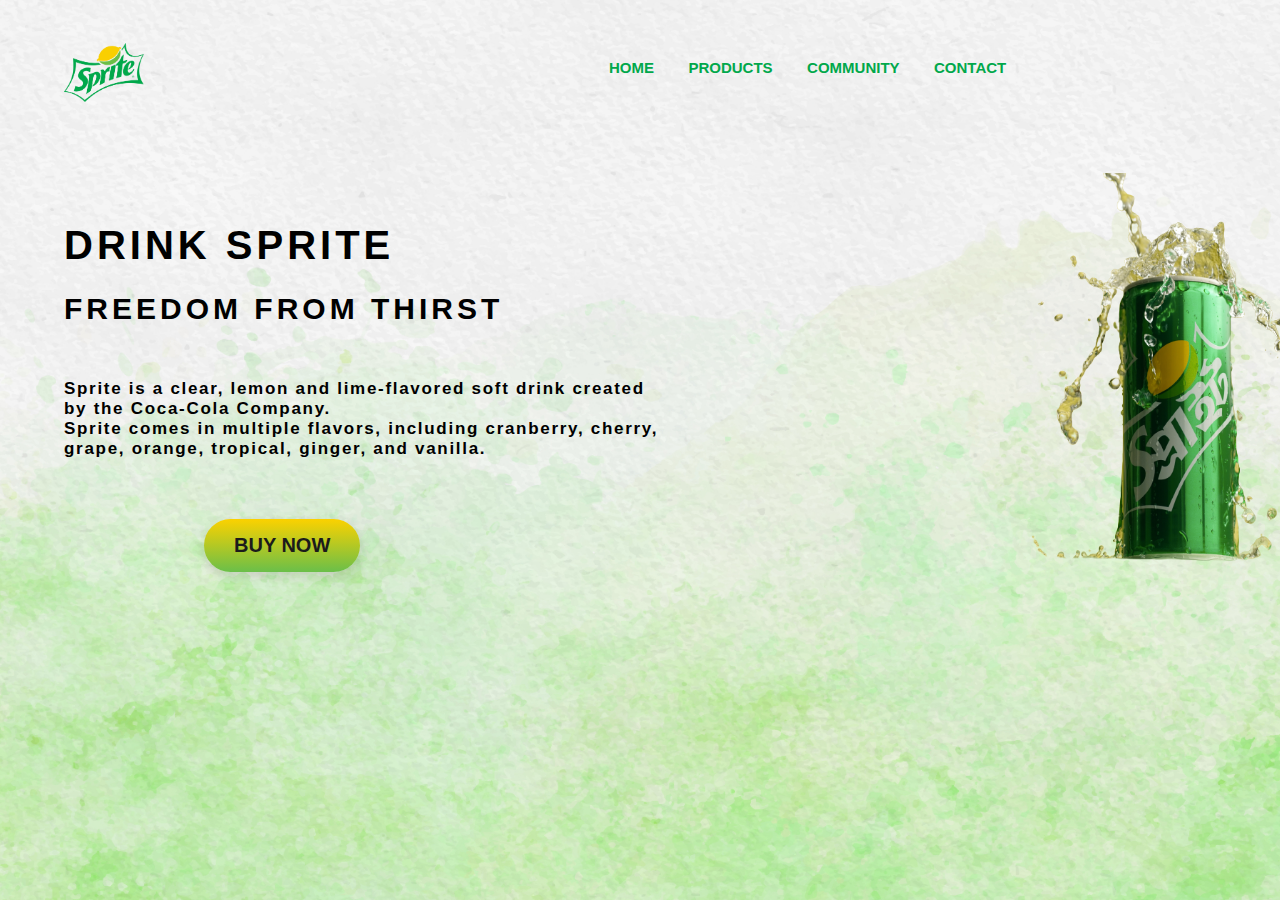
<file: Level1/Task1/index.html>
<!DOCTYPE html>
<html lang="en">
<head>
    <meta charset="UTF-8">
    <meta http-equiv="X-UA-Compatible" content="IE=edge">
    <meta name="viewport" content="width=device-width, initial-scale=1.0">
    <link rel="stylesheet" type="text/css" href="style.css">
    <title>Landing Page Design Using HTML & CSS</title>
</head>
<body>
    <div class="container">
        <div class="header">
            <img src="images/sprite_logo.png" class="logo">
            <nav>
                <ul>
                    <li><a href="">Home</a></li>
                    <li><a href="">Products</a></li>
                    <li><a href="">Community</a></li>
                    <li><a href="">Contact</a></li>
                </ul>
            </nav>
        </div>
        <div class="content">
            <div class="text">
            <h1>Drink Sprite <br> <span>Freedom From Thirst</span></h1>
            <p>Sprite is a clear, lemon and lime-flavored soft drink created by the Coca-Cola Company. <br>Sprite comes in multiple flavors, including cranberry, cherry, grape, orange, tropical, ginger, and vanilla.
            </p>
            <button class="btn3">Buy Now</button>
           </div>
        <div class="sprite">
        <img src="images/sprite_can.png" alt="sprite image">
        </div>
       </div>
   </div>
</body>
</html>
</file>
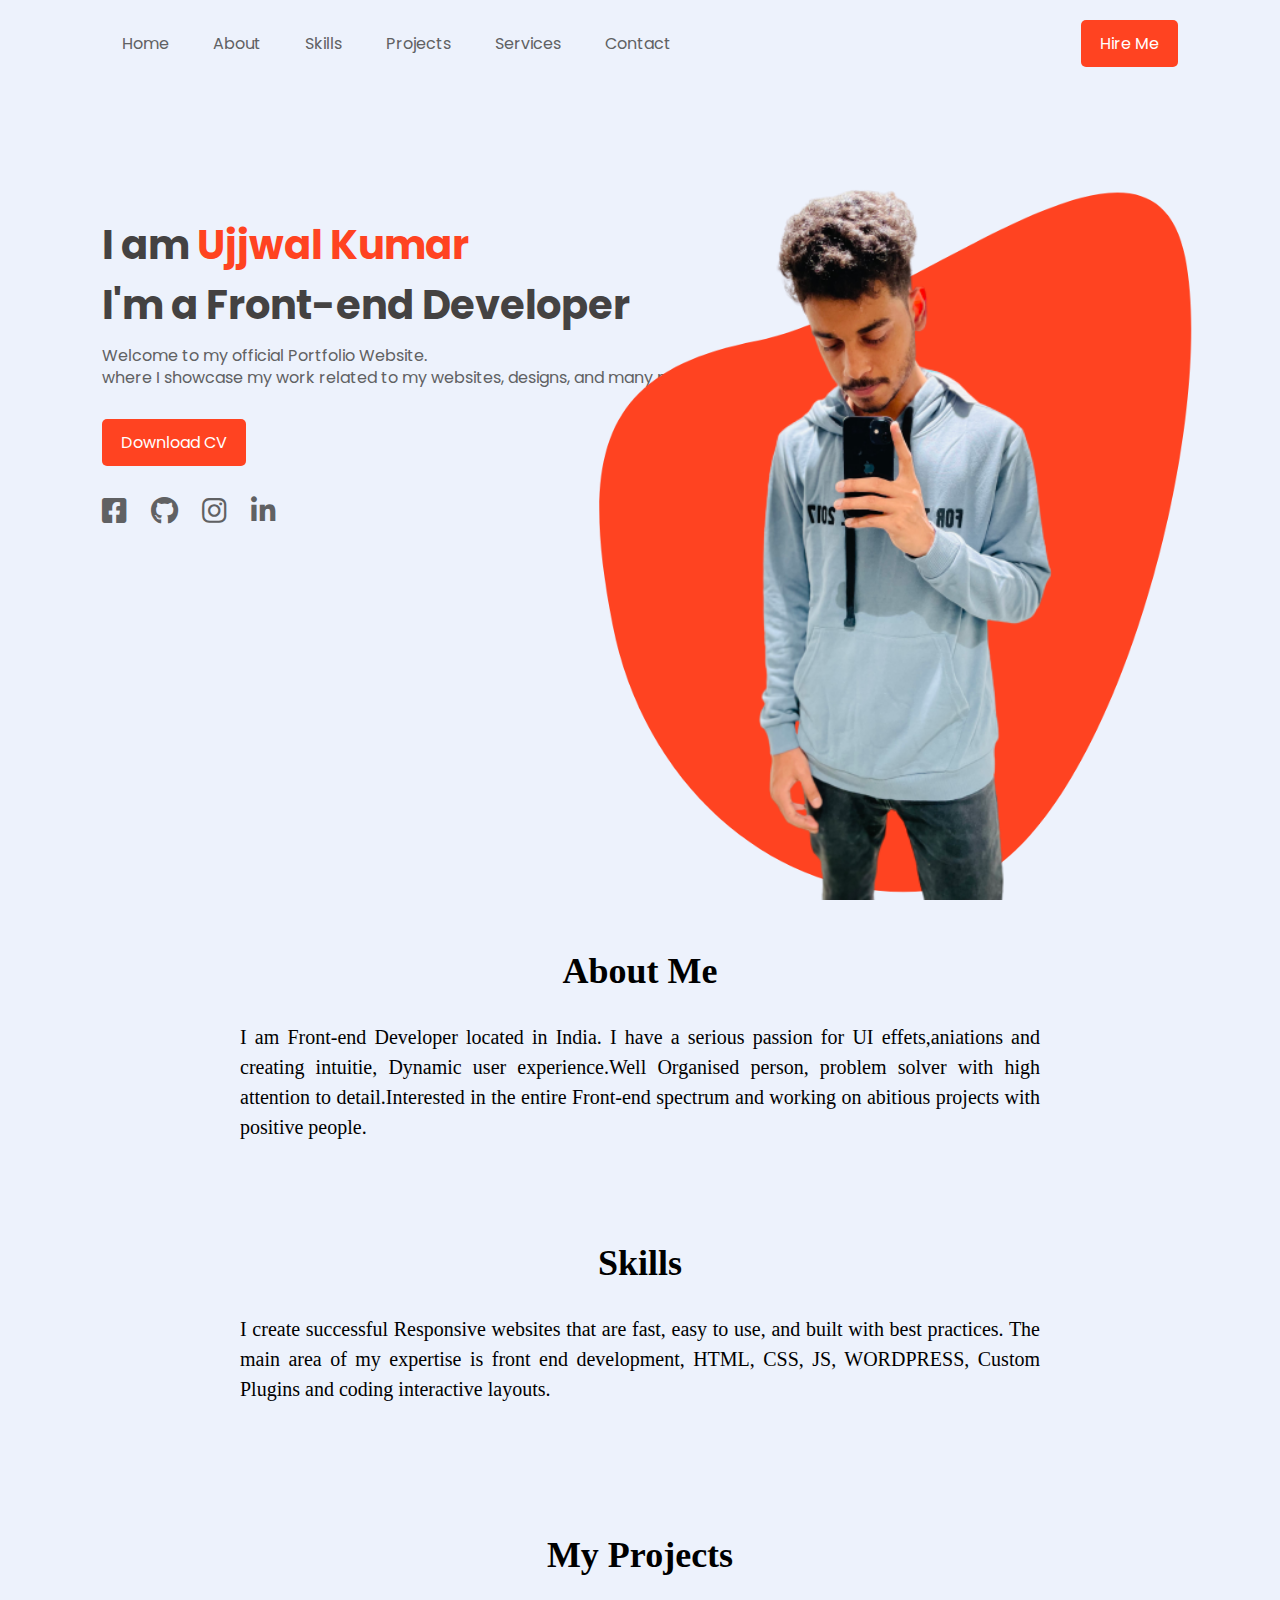
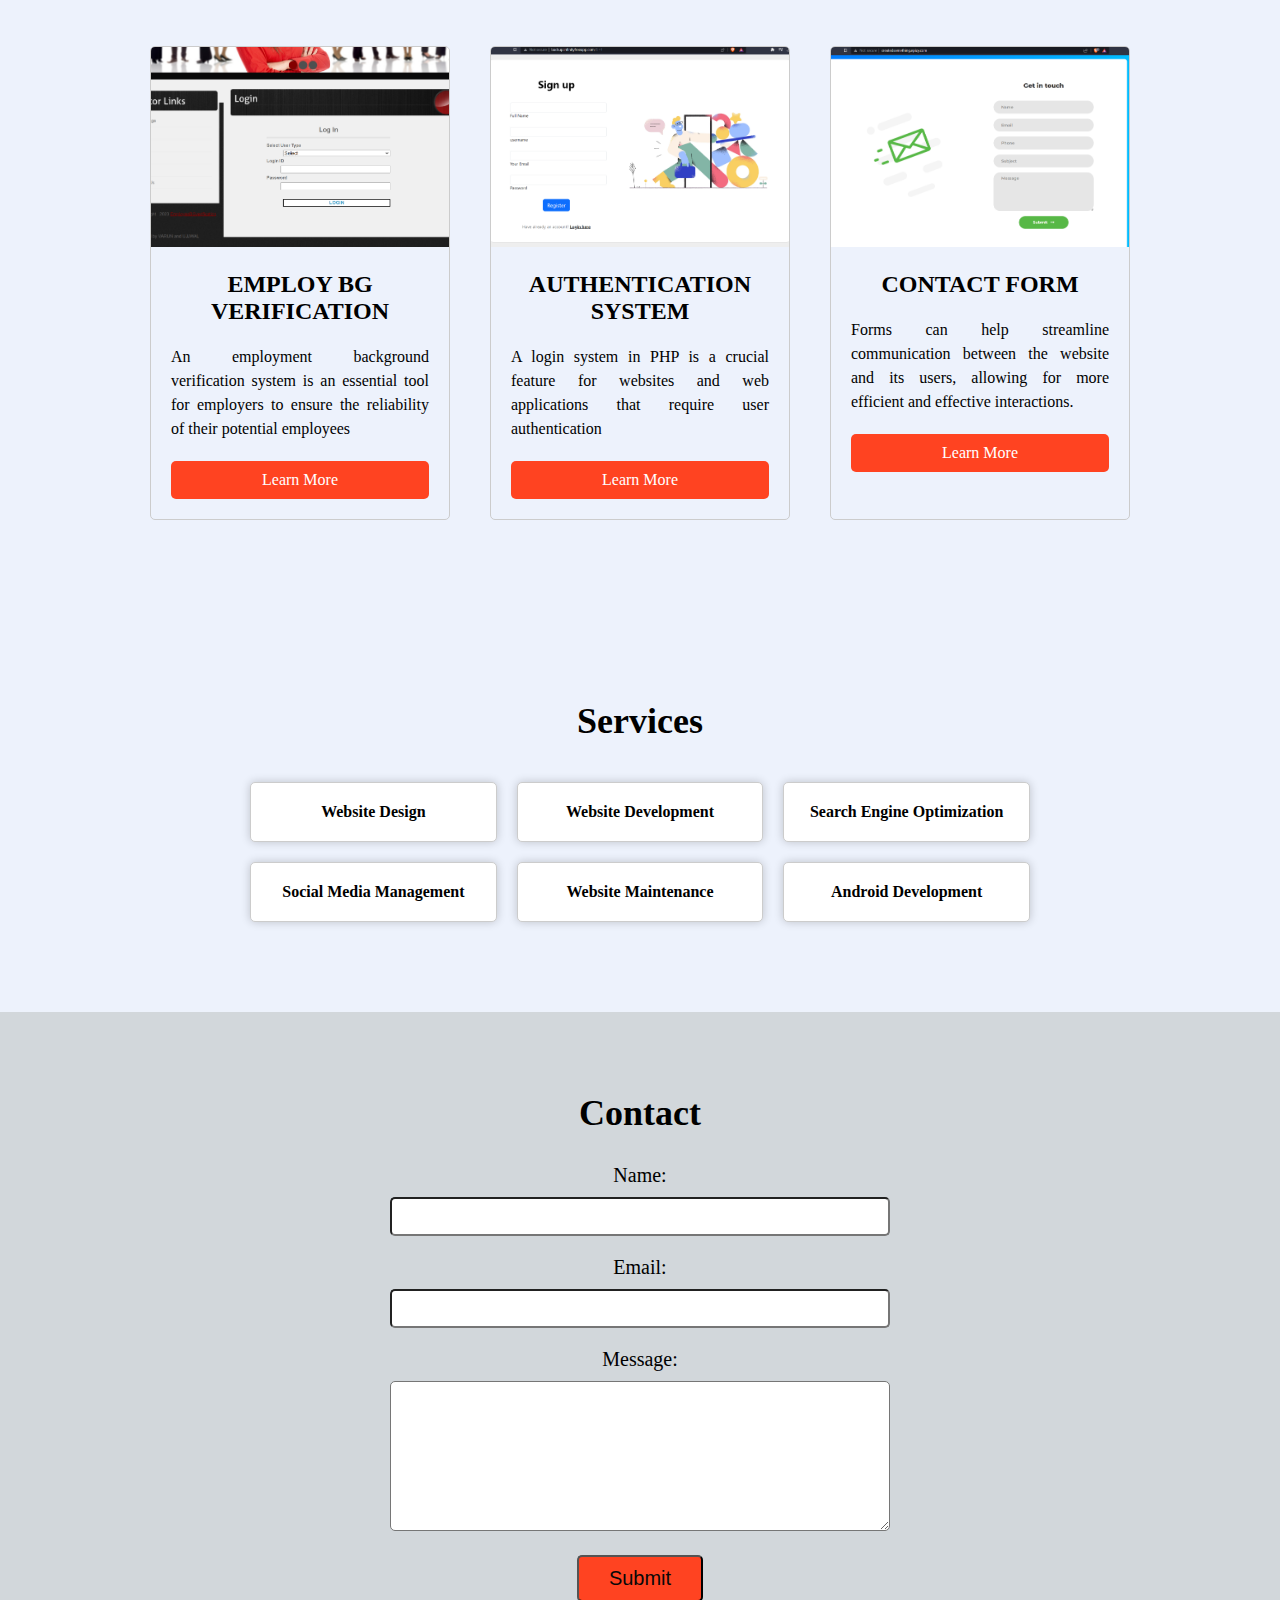
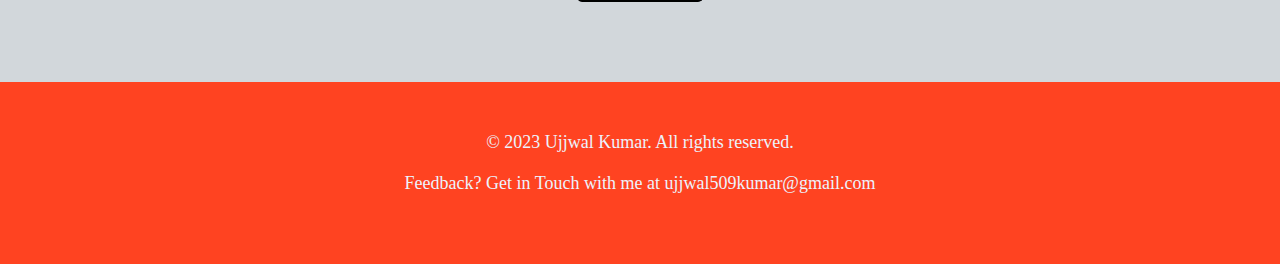
<file: Level1/Task2/index.html>
<!DOCTYPE html>
<html lang="en">
<head>
    <meta charset="UTF-8">
    <title>Ujjwal Kumar</title>
    <link rel="stylesheet" href="style.css">
    <link rel="stylesheet" href="https://pro.fontawesome.com/releases/v5.10.0/css/all.css">
</head>
<body>

    <div class="hero">
        <nav>
            <ul>
                <li><a href="#">Home</a></li>
                <li><a href="#about">About</a></li>
                <li><a href="#about">Skills</a></li>
                <li><a href="#projects">Projects</a></li>
                <li><a href="#services">Services</a></li>
                <li><a href="#contact">Contact</a></li>
            </ul>
            <a href="#" class="btn">Hire Me</a>
        </nav>
        <div class="info">
            <h1>I am <span>Ujjwal Kumar</span></h1>
            <h1>I'm a Front-end Developer</h1>
            <p>Welcome to my official Portfolio Website.<br> where I showcase my work related to my websites, designs, and many more.</p>
            <a href="#" class="btn">Download CV</a>
        </div>
        <div class="img-box">
            <img src="./img/back.png" class="back-img">
            <img src="./img/ujjwalpngbgr.png" class="man-img">
        </div>
        <div class="social">
            <a href="#"><i class="fab fa-facebook-square"></i></a>
            <a href="#"><i class="fab fa-github"></i></a>
            <a href="#"><i class="fab fa-instagram"></i></a>
            <a href="#"><i class="fab fa-linkedin-in"></i></a>
        </div>
    </div>
    
    <section id="about">
        <h2>About Me</h2>
        <p>I am Front-end Developer located in India. I have a serious passion for UI effets,aniations and creating intuitie, Dynamic user experience.Well Organised person, problem solver with high attention to detail.Interested in the entire Front-end spectrum and working on abitious projects with positive people.</p>
    </section>

    <section id="about">
        <h2>Skills</h2>
        <p>I create successful Responsive websites that are fast, easy to use, and built with best practices. The main area of my expertise is front end development, HTML, CSS, JS, WORDPRESS, Custom Plugins and coding interactive layouts.</p>
    </section>
    
    
    <section id="projects">
        <h2>My Projects</h2>
        <div class="project-container">
          <div class="project">
            <img src="img/employbg.png" alt="Project 1">
            <h3>EMPLOY BG VERIFICATION</h3>
            <p>An employment background verification system is an essential tool for employers to ensure the reliability of their potential employees</p>
            <a href="#">Learn More</a>
          </div>
          <div class="project">
            <img src="img/authenticationsystem.png" alt="Project 2">
            <h3>AUTHENTICATION SYSTEM</h3>
            <p>A login system in PHP is a crucial feature for websites and web applications that require user authentication</p>
            <a href="#">Learn More</a>
          </div>
          <div class="project">
            <img src="img/sample.png" alt="Project 3">
            <h3>CONTACT FORM</h3>
            <p>Forms can help streamline communication between the website and its users, allowing for more efficient and effective interactions.</p>
            <a href="#">Learn More</a>
          </div>
        </div>
      </section>
      
    <section id="services">
        <h2>Services</h2>
        <ul>
            <li><strong>Website Design</strong></li>
            <li><strong>Website Development</strong></li>
            <li><strong>Search Engine Optimization</strong></li>
            <li><strong>Social Media Management</strong></li>
            <li><strong>Website Maintenance</strong></li>
            <li><strong>Android Development</strong></li>
        </ul>
    </section>
    
    <section id="contact">
        <h2>Contact</h2>
        <form>
            <label for="name">Name:</label>
            <input type="text" id="name" name="name"><br>

            <label for="email">Email:</label>
            <input type="email" id="email" name="email"><br>

            <label for="message">Message:</label>
            <textarea id="message" name="message"></textarea><br>

            <input type="submit" value="Submit">
        </form>
    </section>

    <footer>
        <p>&copy; 2023 Ujjwal Kumar. All rights reserved.</p>
        <p>Feedback? Get in Touch with me at ujjwal509kumar@gmail.com</p>
    </footer>

</body>
</html>
</file>
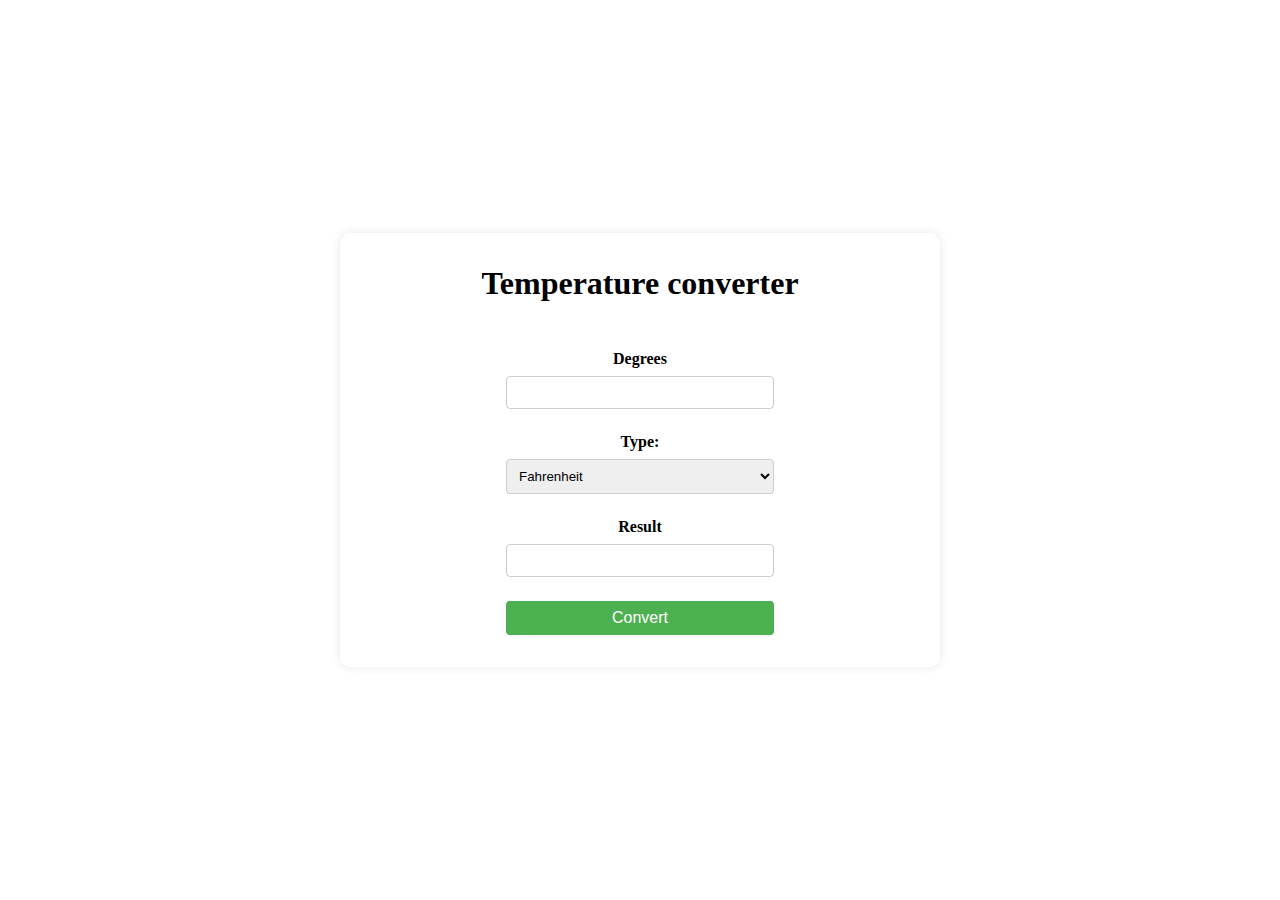
<file: Level1/Task3/oasistest.html>
<!DOCTYPE html>
<html lang="en">
<head>
    <meta charset="UTF-8">
    <meta http-equiv="X-UA-Compatible" content="IE=edge">
    <meta name="viewport" content="width=device-width, initial-scale=1.0">
    <link rel="stylesheet" href="oasistest.css">
    <title>Temperature converter</title>
</head>
<body>
    <div class="container">
        <form>
          <h1>Temperature converter</h1>
          <label for="degree">Degrees</label>
          <input type="text" id="degree" name="degree" required>
  
          <label for="tempUnit">Type:</label>
          <select id="tempUnit" name="tempUnit">
            <option value="F">Fahrenheit</option>
            <option value="C">Celsius</option>
          </select>
    
          <label for="result">Result</label>
          <input type="text" id="result" name="result" required>
  
          <button type="button" onclick="convertTemp()">Convert</button>
        </form>
      </div>
      <script src="oasistest.js"></script>
</body>
</html>
</file>
<file: Level1/Task1/style.css>
* {
    margin: 0;
    padding: 0;
    font-family: 'Poppins', sans-serif;
}
.container {
    height: 100vh;
    width: 100%;
    background-image: url(images/bg2_res.png);
    background-position: center;
    background-size: cover;
    padding-right: 3%;
    padding-left: 5%;
    box-sizing: border-box;
    position: relative;
}
.header {
    width: 100%;
    height: 15vh;
    margin: auto;
    display: flex;
    align-items: center;
}
.logo {
    width: 80px;
    margin-top: 10px;
    cursor: pointer;
}
nav {
    flex: 1;
    padding-left: 450px;
}
nav ul li {
    display: inline-block;
    list-style: none;
    margin: 0 15px;
}
nav ul li a {
    text-decoration: none;
    color: rgba(1,168,75,255);
    font-family: 'Poppins', sans-serif;
    text-transform: uppercase;
    font-size: 15px;
    font-weight: 600;
}
.content {
    position: relative;
    display: flex;
    width: 100%;
    align-items: center;
    justify-content: space-between;
}
.content .text {
    position: relative;
    max-width: 600px;
}
.content .text h1 {
    font-family: 'Poppins', sans-serif;
    text-transform: uppercase;
    font-weight: 800;
    margin-top: 80px;
    line-height: 1.5em;
    letter-spacing: .1em;
    font-size: 40px;
    color: black;
}
.content .text h1 span {
    font-size: 30px;
}
.content .text p {
    font-size: 17px;
    font-weight: 600;
    letter-spacing: .1em;
    margin-top: 40px;
    color: black;
 }
.btn3 {
    background: linear-gradient(to bottom, #f9d101 2%, #6abf49 100%);
    margin-top: 60px;
    margin-left: 140px;
    padding: 15px 30px;
    text-align: center;
    transition: .5s;
    border: none;
    outline: none;
    text-transform: uppercase;
    color: #1b1b1b;
    font-size: 20px;
    font-weight: 700;
    border-radius: 30px;
    box-shadow: 1px 4px 12px rgba(94,28,68,.15);
}
.sprite {
    display: flex;
    height: 100%;
    position: absolute;
    width: 600px;
    margin-top: 75px;
    padding-left: 650px;
    justify-content: flex-end;
}
</file>
<file: Level1/Task2/style.css>
@import url('https://fonts.googleapis.com/css2?family=Poppins:wght@400;500;600;700&display=swap');

*{
    margin: 0;
    padding: 0;
    box-sizing: border-box;
}
.hero{
    width: 100%;
    height: 100vh;
    background: #edf2fc;
    font-family: 'Poppins', sans-serif;
    position: relative;
}
nav{
    width: 84%;
    margin: auto;
    padding: 20px 0;
    display: flex;
    align-items: center;
    justify-content: space-between;
}
.logo{
    width: 150px;
    cursor: pointer;
}
nav ul li{
    display: inline-block;
    list-style: none;
    margin: 10px 20px;
}
nav ul li a{
    text-decoration: none;
    color: #606163;
}
nav ul li a:hover{
    color: #ff4321;
}
.btn{
    background: #ff4321;
    border-radius: 5px;
    padding: 10px 18px;
    text-decoration: none;
    color: #fff;
    display: inline-block;
    border: 1px solid transparent;
    transition: all 0.4s ease;
}
.btn:hover{
    background: transparent;
    color: #ff4321;
    border: 1px solid #ff4321;
}
.info{
    margin-left: 8%;
    margin-top: 10%;
}
.info h1{
    font-size: 40px;
    color: #444242;
}
.info h1 span{
   color: #ff4321;
}
.info p{
    color: #606163;
    line-height: 22px;
    margin-top: 10px;
    margin-bottom: 30px;
    text-align: justify;
      
}
.img-box{
    width: 45%;
    height: 80%;
    position: absolute;
    bottom: 0;
    right: 100px;
}
.img-box img{
    height: 100%;
    position: absolute;
    left: 50%;
    bottom: 0;
    transform: translateX(-50%);
    transition: bottom 1s, left 1s;
}
.img-box:hover .back-img{
    bottom: 40px;
}
.img-box:hover .man-img{
    left: 54%;
}
.social{
    margin-left: 8%;
    margin-top: 25px;
}
.social a{
    font-size: 28px;
    color: #606163;
    margin-right: 20px;
}
.social a:hover{
    color: #ff4321;
}

#about {
    background-color:  #edf2fc;
    padding: 50px;
  }

  #about h2 {
    text-align: center;
    font-size: 36px;
    margin-bottom: 30px;
  }
  
  #about p {
    font-size: 20px;
    line-height: 1.5;
    text-align: center;
    max-width: 800px;
    margin: 0 auto;
    text-align: justify;
  }
  

footer {
    background-color: #ff4321;
    color: #edf2fc;
    padding: 50px 0;
    text-align: center;
}

footer p {
    font-size: 18px;
    margin-bottom: 20px;
}

section {
    padding: 80px 0;
}

section h2 {
    font-size: 36px;
    margin-bottom: 30px;
    text-align: center;
}

section p {
    font-size: 20px;
    line-height: 28px;
    text-align: justify;
    margin-bottom: 30px;
}

.services {
    background-color: #edf2fc;
}

.services ul {
    list-style: none;
    margin: 0;
    padding: 0;
    display: flex;
    flex-wrap: wrap;
}

.services li {
flex: 1;
margin: 20px;
background-color: #fff;
border-radius: 5px;
box-shadow: 0px 0px 10px rgba(0, 0, 0, 0.1);
overflow: hidden;
transition: all 0.3s ease;
}

.services li:hover {
transform: translateY(-5px);
box-shadow: 0px 5px 20px rgba(0, 0, 0, 0.2);
}

.services li img {
width: 100%;
height: 250px;
object-fit: cover;
}

.services li h3 {
font-size: 24px;
font-weight: 600;
color: #444242;
padding: 20px;
}

.services li p {
font-size: 18px;
line-height: 26px;
color: #606163;
padding: 0 20px 20px;
}

.contact-form {
background-color: #edf2fc;
display: flex;
flex-wrap: wrap;
justify-content: space-between;
}

.contact-form input,
.contact-form textarea {
width: 48%;
margin-bottom: 20px;
padding: 10px;
border-radius: 5px;
border: none;
font-size: 18px;
font-family: 'Poppins', sans-serif;
}

.contact-form input:focus,
.contact-form textarea:focus {
outline: none;
box-shadow: 0px 0px 5px rgba(0, 0, 0, 0.3);
}

.contact-form textarea {
height: 150px;
resize: none;
}

.contact-form button {
width: 100%;
padding: 10px;
border-radius: 5px;
border: none;
font-size: 18px;
font-weight: 500;
color: #fff;
background-color: #ff4321;
cursor: pointer;
transition: all 0.3s ease;
}

.contact-form button:hover {
background-color: #fff;
color: #ff4321;
border: 2px solid #ff4321;
}

#contact {
    padding: 80px 0;
    background-color: #d2d7db;
    text-align: center;
}

#contact h2 {
    font-size: 36px;
    margin-bottom: 30px;
}

#contact form {
    max-width: 500px;
    margin: 0 auto;
}

#contact form label {
    display: block;
    font-size: 20px;
    margin-bottom: 10px;
}

#contact form input[type="text"],
#contact form input[type="email"],
#contact form textarea {
    width: 100%;
    padding: 10px;
    border: bold;
    border-radius: 5px;
    margin-bottom: 20px;
}

#contact form textarea {
    height: 150px;
}

#contact form input[type="submit"] {
    background-color: #ff4321;
    color: #080808;
    border: bold;
    padding: 10px 30px;
    border-radius: 5px;
    cursor: pointer;
    font-size: 20px;
    transition: background-color 0.4s ease;
}

#contact form input[type="submit"]:hover {
    background-color: #585757;
    color: #ff4321;
}

#services {
    background-color: #edf2fc;
    padding: 80px 0;
    text-align: center;
}

#services h2 {
    font-size: 36px;
    margin-bottom: 30px;
}

#services ul {
    list-style: none;
    margin: 0 auto;
    max-width: 800px;
    display: flex;
    flex-wrap: wrap;
    justify-content: center;
}

#services li {
    background-color: #fff;
    border: 1px solid #ccc;
    border-radius: 5px;
    box-shadow: 0px 0px 10px rgba(0, 0, 0, 0.2);
    margin: 10px;
    padding: 20px;
    text-align: center;
    width: calc(33.33% - 20px);
}

.services ul li {
    font-size: 24px;
    margin: 20px;
    padding: 10px;
    border: 2px solid #444242;
    border-radius: 5px;
    transition: all 0.4s ease;
    cursor: pointer;
}

.services ul li:hover {
    background-color: #444242;
    color: #edf2fc;
}

.services ul li:first-of-type {
    margin-left: 0;
}

.services ul li:last-of-type {
    margin-right: 0;
}


#projects {
    padding: 80px 0;
    background-color: #edf2fc;
    text-align: center;
  }
  
  #projects h2 {
    font-size: 36px;
    margin-bottom: 30px;
  }
  
  .project-container {
    display: flex;
    flex-wrap: wrap;
    justify-content: center;
    margin-top: 50px;
  }
  
  .project {
    width: 300px;
    margin: 20px;
    border: 1px solid #ccc;
    border-radius: 5px;
    overflow: hidden;
  }
  
  .project img {
    width: 100%;
    height: 200px;
    object-fit: cover;
  }
  
  .project h3 {
    font-size: 24px;
    margin: 20px;
  }
  
  .project p {
    font-size: 16px;
    line-height: 24px;
    margin: 0 20px 20px;
  }
  
  .project a {
    display: block;
    background-color: #ff4321;
    color: #fff;
    padding: 10px;
    border-radius: 5px;
    text-decoration: none;
    margin: 20px;
    transition: background-color 0.2s;
  }
  
  .project a:hover {
    background-color: #e53935;
  }
  
@media screen and (max-width: 768px) {
    #services li {
        width: calc(50% - 20px);
    }
}

@media screen and (max-width: 480px) {
    #services li {
        width: 100%;
    }
}
</file>
<file: Level1/Task3/oasistest.css>
* {
    box-sizing: border-box;
    margin: 0;
    padding: 0;
  }
  
  .container {
    display: flex;
    justify-content: center;
    align-items: center;
    min-height: 100vh;
  }
  
  form {
    display: flex;
    flex-direction: column;
    align-items: center;
    background-color: #fff;
    padding: 2rem;
    border-radius: 10px;
    box-shadow: 0 0 10px rgba(0, 0, 0, 0.1);
    width: 100%;
    max-width: 500px;
  }
  
  h1 {
    margin-bottom: 2rem;
  }
  
  label {
    font-weight: bold;
    margin-top: 1rem;
  }
  
  input,
  select {
    padding: 0.5rem;
    margin: 0.5rem 0;
    border: 1px solid #ccc;
    border-radius: 4px;
    width: 100%;
    box-sizing: border-box;
  }
  
  button[type="button"] {
    background-color: #4CAF50;
    color: white;
    padding: 0.5rem;
    border: none;
    border-radius: 4px;
    cursor: pointer;
    width: 100%;
    font-size: 1rem;
    margin-top: 1rem;
  }
  
  button[type="button"]:hover {
    background-color: #3e8e41;
  }
  
  @media screen and (min-width: 768px) {
    form {
      max-width: 600px;
    }
    
    input,
    select {
      width: 50%;
    }
    
    button[type="button"] {
      width: 50%;
    }
  }
</file>
